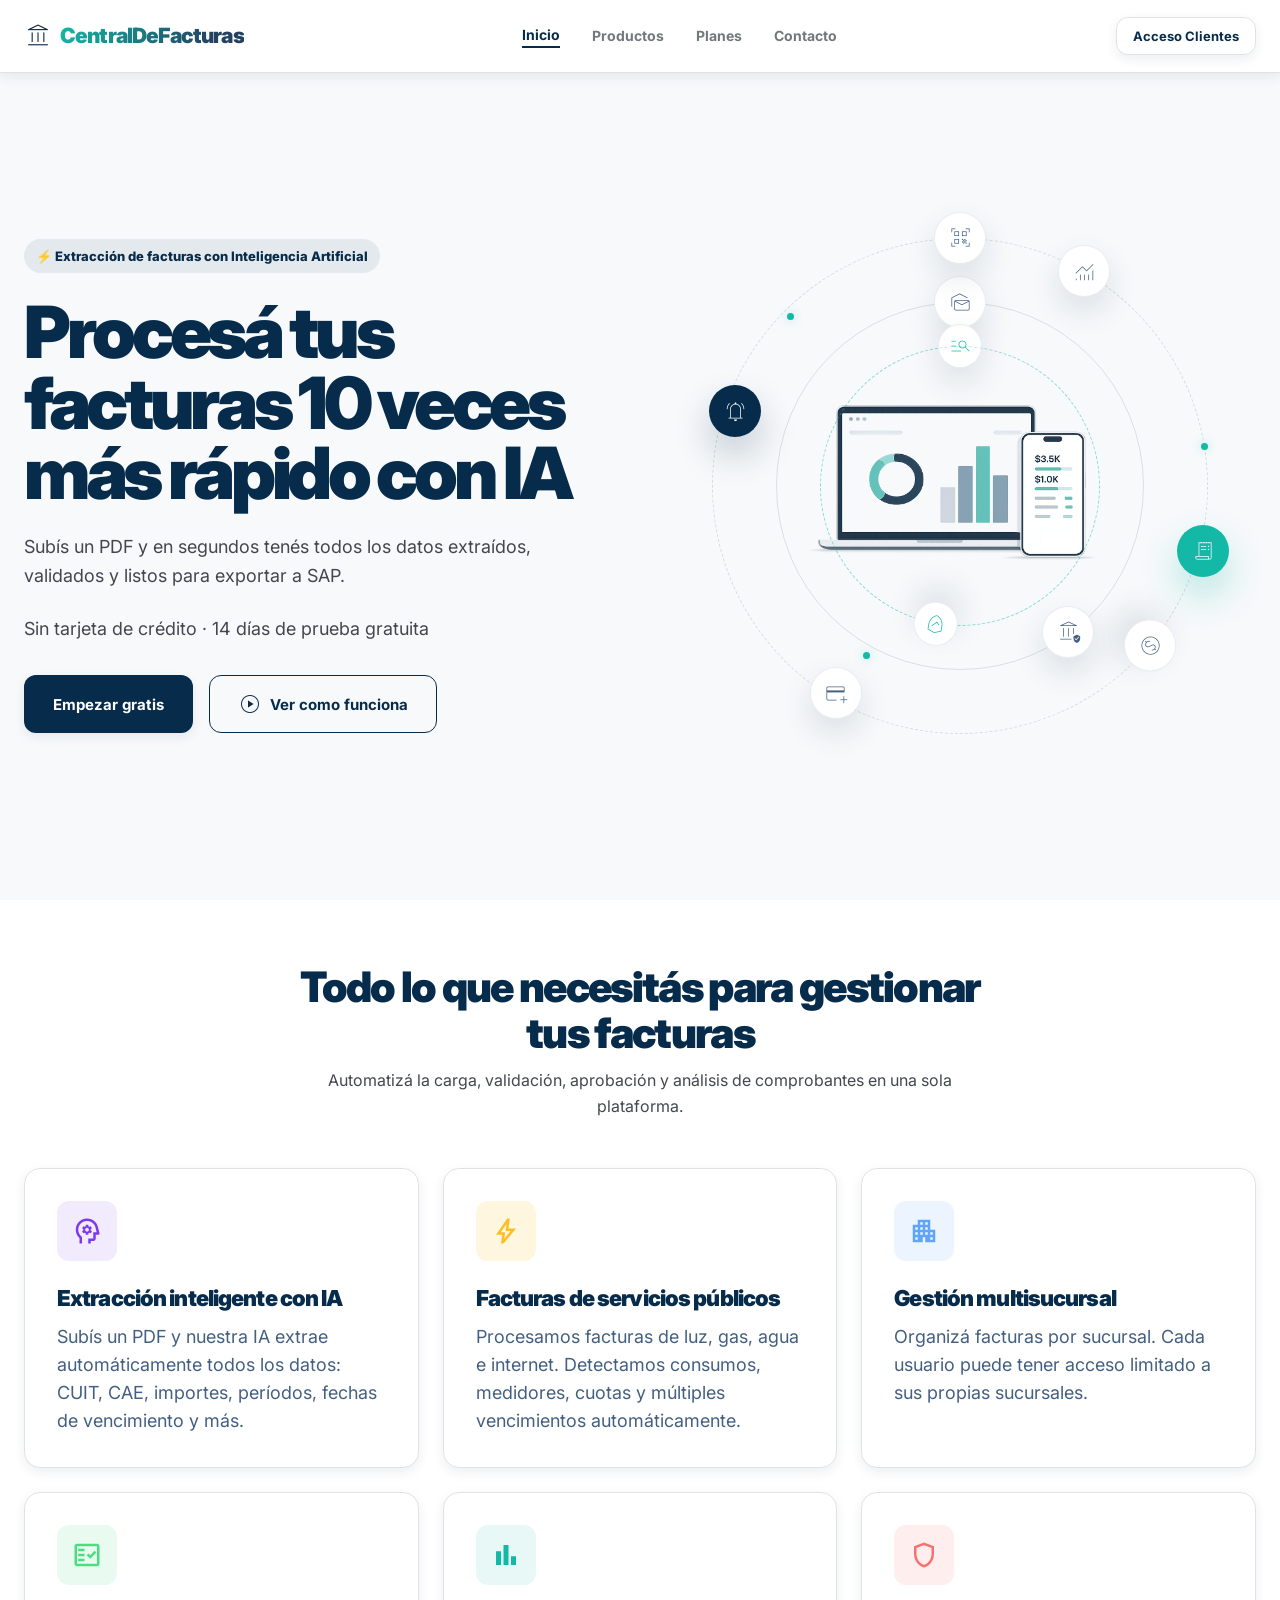
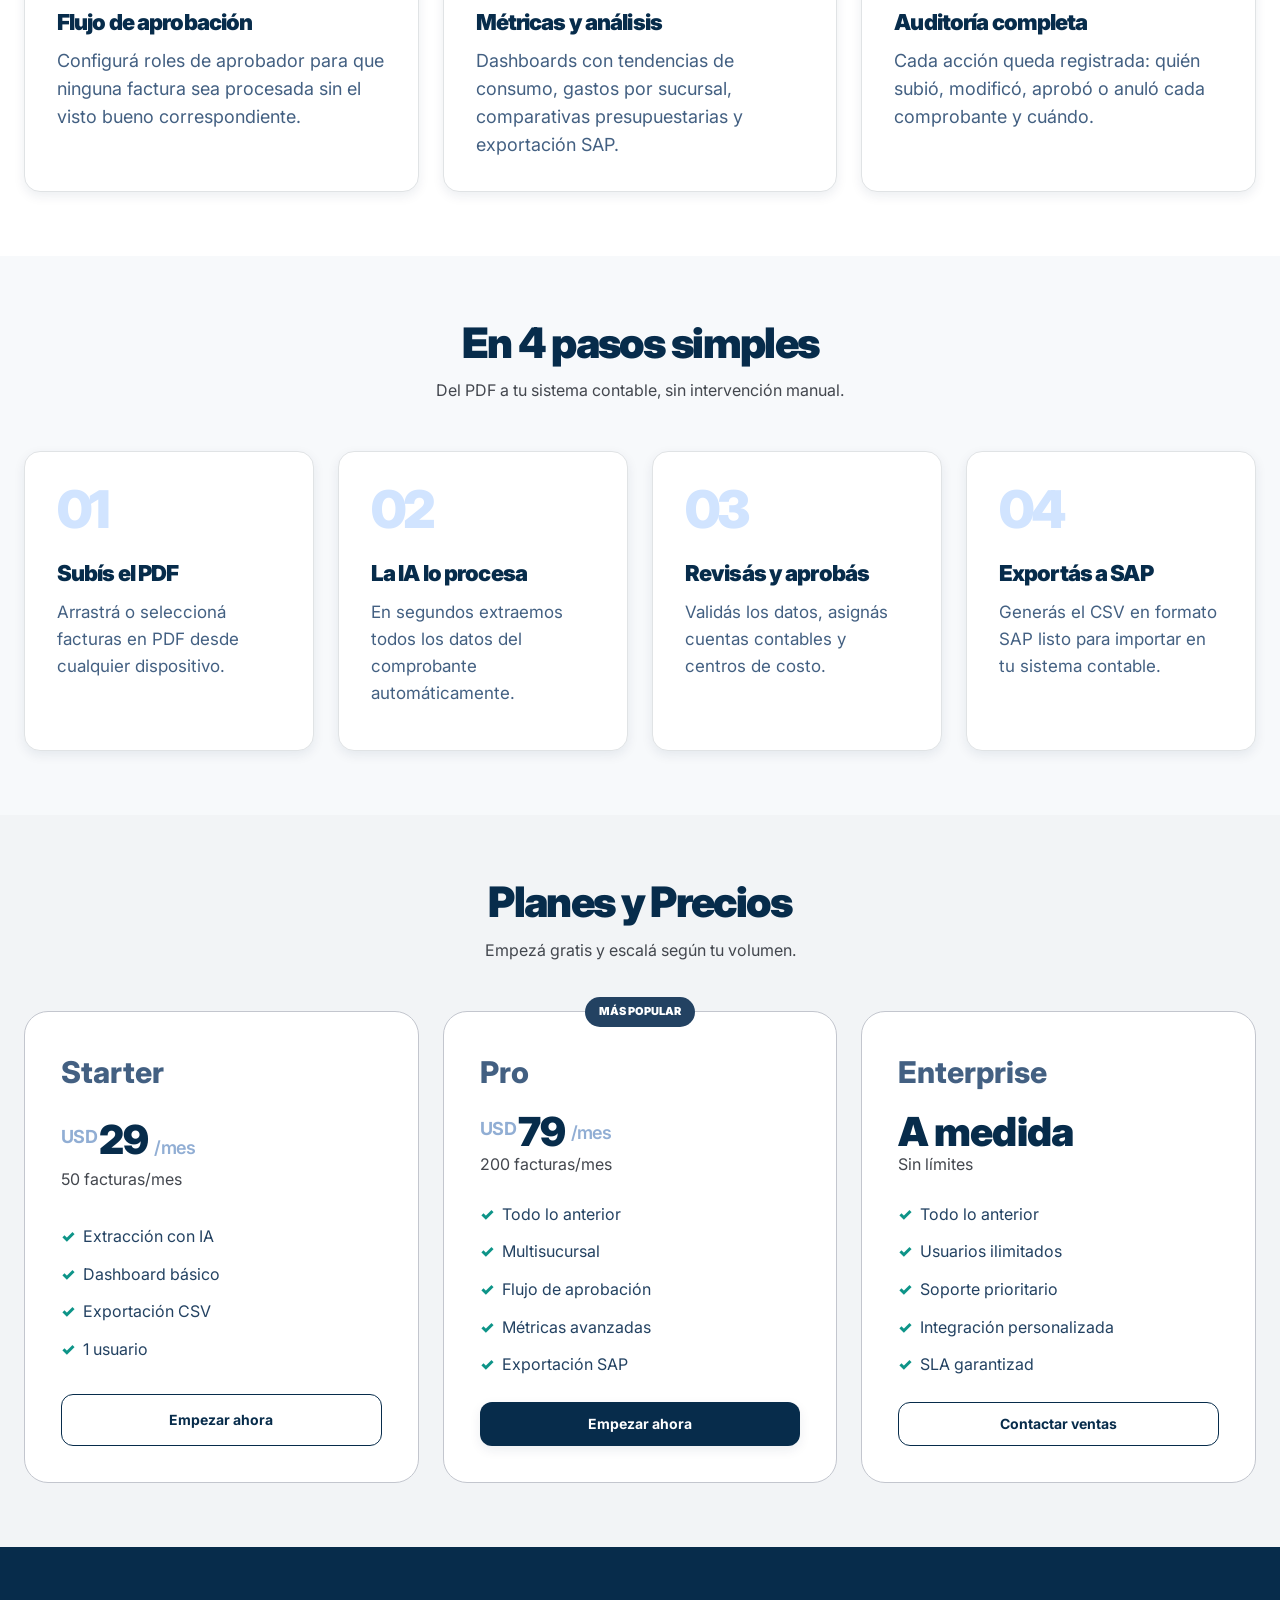
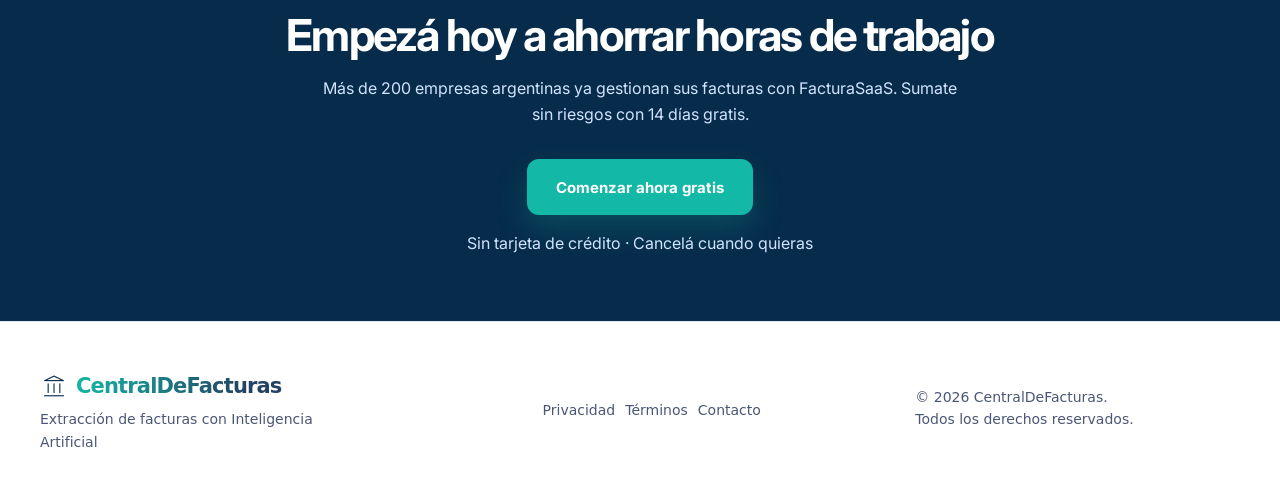
<file: index.html>
<!DOCTYPE html>
<html lang="es">
<head>
  <meta charset="UTF-8" />
  <meta name="viewport" content="width=device-width, initial-scale=1.0" />
  <title>invoiceTrack — Facturación SaaS</title>
  <link rel="preconnect" href="https://fonts.googleapis.com" />
  <link href="https://fonts.googleapis.com/css2?family=Inter:wght@400;500;600;700;800;900&family=JetBrains+Mono:wght@400;500&display=swap" rel="stylesheet" />
  <link href="https://fonts.googleapis.com/css2?family=Material+Symbols+Outlined:wght,FILL@100..700,0..1&display=swap" rel="stylesheet" />
  <link rel="stylesheet" href="./css/styles.css" />
  <link rel="stylesheet" href="./css/responsive.css" />
  <link rel="stylesheet" href="./css/login.css" />
</head>
<body>
  <header class="site-header">
    <div class="container header-container">
      <a class="brand" href="#" aria-label="invoiceTrack inicio">
        <span class="material-symbols-outlined brand-icon">account_balance</span>
        <span class="brand-name brand-gradient">CentralDeFacturas</span>
      </a>

      <button class="nav-toggle" type="button" aria-label="Abrir menú" aria-expanded="false">
        <span></span><span></span><span></span>
      </button>

      <nav class="main-nav" aria-label="Navegación principal">
        <a class="active" href="#inicio">Inicio</a>
        <a href="#productos">Productos</a>
        <a href="#planes">Planes</a>
        <a href="#contacto">Contacto</a>
      </nav>

      <div class="header-actions">
        <a class="btn btn-secondary btn-sm" href="https://app.centraldefacturas.com/login">Acceso Clientes</a>
      </div>
    </div>
  </header>

  <main>
    <section class="hero section" id="inicio">
      <div class="container hero-grid">
        <div class="hero-content reveal">
          <div class="eyebrow">⚡ Extracción de facturas con Inteligencia Artificial</div>
          <h1 class="hero-title">
            Procesá tus facturas 10 veces más rápido con IA
          </h1>
          <p>Subís un PDF y en segundos tenés todos los datos extraídos, validados y listos para exportar a SAP.</p>
          <p>Sin tarjeta de crédito · 14 días de prueba gratuita</p>
          <div class="hero-actions">
            <a class="btn btn-primary btn-lg" href="#planes">Empezar gratis</a>
            <a class="btn btn-outline btn-lg" href="#productos"><span class="material-symbols-outlined">play_circle</span> Ver como funciona</a>
          </div>
        </div>

        <div class="hero-visual reveal" style="transition-delay: 160ms;">
          <!-- <div class="hero-glow"></div> -->
          <div class="orbital-container">
            <img class="hero-illustration" src="./assets/notebook-hero.png" alt="Ilustración SaaS" />       
            <span class="orbit-dot dot-outer-1"></span>
            <span class="orbit-dot dot-outer-2"></span>
            <span class="orbit-dot dot-middle-1"></span>        
            <!-- Iconos estáticos -->
            <div class="icon-node icon-accent node-static-3"><span class="material-symbols-outlined">receipt_long</span></div>
            <div class="icon-node icon-primary node-static-2"><span class="material-symbols-outlined">notifications_active</span></div>
            <div class="icon-node icon-soft node-static-1"><span class="material-symbols-outlined">monitoring</span></div>
            <div class="icon-node icon-soft node-static-4"><span class="material-symbols-outlined">add_card</span></div>   
            <div class="icon-node icon-soft node-static-5"><span class="material-symbols-outlined">mark_as_unread</span></div>            
            <div class="icon-node icon-soft node-static-6"><span class="material-symbols-outlined">Assured_workload</span></div>    
            <!-- Iconos girando órbita exterior -->
            <div class="orbit-runner orbit-runner-outer runner-speed-1">
              <div class="icon-node icon-soft"><span class="material-symbols-outlined">qr_code_scanner</span></div>
            </div>
            <div class="orbit-runner orbit-runner-outer runner-speed-2">
              <div class="icon-node icon-soft"><span class="material-symbols-outlined">Paid</span></div>
            </div>
            <!-- Iconos girando órbita interna -->
            <div class="orbit-runner orbit-runner-inner runner-speed-3">
              <div class="icon-node icon-line"><span class="material-symbols-outlined">manage_search</span></div>
            </div>
            <div class="orbit-runner orbit-runner-inner runner-speed-4">
              <div class="icon-node icon-line"><span class="material-symbols-outlined">Verified_user</span></div>
            </div>
          </div>
        </div>
      </div>
    </section>

    <section class="section modules" id="productos">
      <div class="container">
        <div class="section-header reveal">
          <h2>Todo lo que necesitás para gestionar tus facturas</h2>
          <p>Automatizá la carga, validación, aprobación y análisis de comprobantes en una sola plataforma.</p>
        </div>
      
        <div class="features-grid">
          <article class="feature-card reveal">
            <div class="feature-icon feature-icon-violet">
              <span class="material-symbols-outlined">psychology</span>
            </div>
            <h3>Extracción inteligente con IA</h3>
            <p>Subís un PDF y nuestra IA extrae automáticamente todos los datos: CUIT, CAE, importes, períodos, fechas de vencimiento y más.</p>
          </article>
        
          <article class="feature-card reveal" style="transition-delay:80ms;">
            <div class="feature-icon feature-icon-warning">
              <span class="material-symbols-outlined">bolt</span>
            </div>
            <h3>Facturas de servicios públicos</h3>
            <p>Procesamos facturas de luz, gas, agua e internet. Detectamos consumos, medidores, cuotas y múltiples vencimientos automáticamente.</p>
          </article>
        
          <article class="feature-card reveal" style="transition-delay:160ms;">
            <div class="feature-icon feature-icon-info">
              <span class="material-symbols-outlined">apartment</span>
            </div>
            <h3>Gestión multisucursal</h3>
            <p>Organizá facturas por sucursal. Cada usuario puede tener acceso limitado a sus propias sucursales.</p>
          </article>
        
          <article class="feature-card reveal" style="transition-delay:240ms;">
            <div class="feature-icon feature-icon-success">
              <span class="material-symbols-outlined">fact_check</span>
            </div>
            <h3>Flujo de aprobación</h3>
            <p>Configurá roles de aprobador para que ninguna factura sea procesada sin el visto bueno correspondiente.</p>
          </article>
        
          <article class="feature-card reveal" style="transition-delay:320ms;">
            <div class="feature-icon feature-icon-accent">
              <span class="material-symbols-outlined">bar_chart</span>
            </div>
            <h3>Métricas y análisis</h3>
            <p>Dashboards con tendencias de consumo, gastos por sucursal, comparativas presupuestarias y exportación SAP.</p>
          </article>
        
          <article class="feature-card reveal" style="transition-delay:400ms;">
            <div class="feature-icon feature-icon-error">
              <span class="material-symbols-outlined">shield</span>
            </div>
            <h3>Auditoría completa</h3>
            <p>Cada acción queda registrada: quién subió, modificó, aprobó o anuló cada comprobante y cuándo.</p>
          </article>
        </div>
      </div>
    </section>

    <section class="section process">
      <div class="container">
        <div class="section-header reveal">
          <h2>En 4 pasos simples</h2>
          <p>Del PDF a tu sistema contable, sin intervención manual.</p>
        </div>
      
        <div class="process-grid">
          <article class="process-card reveal">
            <span class="process-number">01</span>
            <h3>Subís el PDF</h3>
            <p>Arrastrá o seleccioná facturas en PDF desde cualquier dispositivo.</p>
          </article>
        
          <article class="process-card reveal" style="transition-delay:80ms;">
            <span class="process-number">02</span>
            <h3>La IA lo procesa</h3>
            <p>En segundos extraemos todos los datos del comprobante automáticamente.</p>
          </article>
        
          <article class="process-card reveal" style="transition-delay:160ms;">
            <span class="process-number">03</span>
            <h3>Revisás y aprobás</h3>
            <p>Validás los datos, asignás cuentas contables y centros de costo.</p>
          </article>
        
          <article class="process-card reveal" style="transition-delay:240ms;">
            <span class="process-number">04</span>
            <h3>Exportás a SAP</h3>
            <p>Generás el CSV en formato SAP listo para importar en tu sistema contable.</p>
          </article>
        </div>
      </div>
    </section>

    <section class="section pricing" id="planes">
      <div class="container">
        <div class="section-header reveal">
          <h2>Planes y Precios</h2>
          <p>Empezá gratis y escalá según tu volumen.</p>
        </div>
        <div class="pricing-grid">
          <article class="pricing-card reveal">
            <h3>Starter</h3>
            <div class="price">
              <span>USD</span>
              <strong>29</strong>
              <span>/mes</span>
            </div>
            <p>50 facturas/mes</p>
            <ul>
              <li>Extracción con IA</li>
              <li>Dashboard básico</li>
              <li>Exportación CSV</li>
              <li>1 usuario</li>
            </ul>
            <a class="btn btn-outline" href="https://app.centraldefacturas.com/login">Empezar ahora</a>
          </article>
          <article class="pricing-card featured reveal" style="transition-delay:100ms;">
            <div class="popular-badge">Más popular</div>
            <h3>Pro</h3>
            <div class="price">
              <span>USD</span>
              <strong>79</strong>
              <span>/mes</span>
            </div>  
            <p>200 facturas/mes</p>
            <ul>
              <li>Todo lo anterior</li>
              <li>Multisucursal</li>
              <li>Flujo de aprobación </li>
              <li>Métricas avanzadas</li>
              <li>Exportación SAP</li>
            </ul>
            <a class="btn btn-primary" href="https://app.centraldefacturas.com/login">Empezar ahora</a>
          </article>
          <article class="pricing-card reveal" style="transition-delay:220ms;">
            <h3>Enterprise</h3>
            <div class="price">
              <strong>A medida</strong>
            </div>
            <p>Sin límites</p>
            <ul>
              <li>Todo lo anterior</li>
              <li>Usuarios ilimitados</li>
              <li>Soporte prioritario</li>
              <li>Integración personalizada</li>
              <li>SLA garantizad</li>
            </ul>
            <a class="btn btn-outline" href="https://app.centraldefacturas.com/login">Contactar ventas</a>
          </article>
        </div>
      </div>
    </section>

    <section class="section cta" id="contacto">
      <div class="container">
        <div class="cta-card reveal">
          <h2>Empezá hoy a ahorrar horas de trabajo</h2>
          <p>Más de 200 empresas argentinas ya gestionan sus facturas con FacturaSaaS. Sumate sin riesgos con 14 días gratis.</p>
          <div class="cta-actions"><a class="btn btn-accent btn-lg" href="https://app.centraldefacturas.com/login">Comenzar ahora gratis</a></div>
          <p>Sin tarjeta de crédito · Cancelá cuando quieras</p>
        </div>
      </div>
    </section>
  </main>

  <footer class="cdf-footer">
    <div class="cdf-footer__inner">
      <!-- Brand -->
      <div class="cdf-footer__brand">
        <a class="brand" href="#" aria-label="invoiceTrack inicio">
          <span class="material-symbols-outlined brand-icon">account_balance</span>
          <span class="brand-name brand-gradient">CentralDeFacturas</span>
        </a>
        <p class="cdf-footer__tagline">
           Extracción de facturas con Inteligencia Artificial
        </p>
      </div>

      <nav class="cdf-footer__links" aria-label="Links legales">
        <a href="#">Privacidad</a>
        <a href="#">Términos</a>
        <a href="#contacto">Contacto</a>
      </nav>

      <div class="cdf-footer__copy">
        <p>© 2026 CentralDeFacturas.</p>
        <p>Todos los derechos reservados.</p>
      </div>
  </footer>

  <script src="./js/script.js"></script>
</body>
</html>
</file>
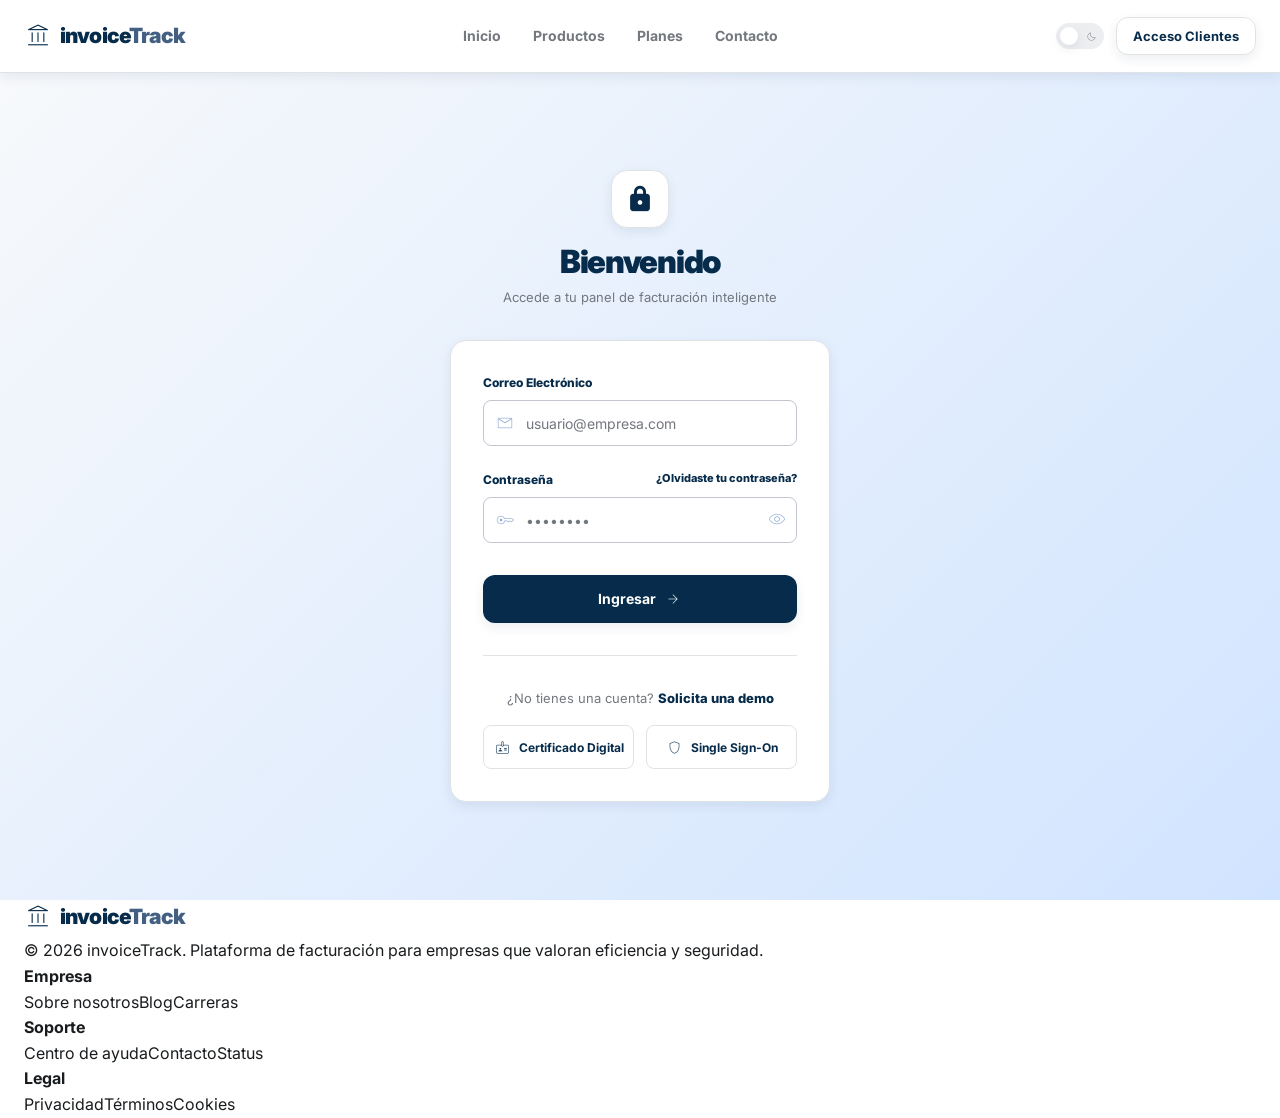
<file: login.html>
<!DOCTYPE html>
<html lang="es">
<head>
  <meta charset="UTF-8" />
  <meta name="viewport" content="width=device-width, initial-scale=1.0" />
  <title>Acceso Clientes — invoiceTrack</title>

  <link rel="preconnect" href="https://fonts.googleapis.com" />
  <link href="https://fonts.googleapis.com/css2?family=Inter:wght@400;500;600;700;800;900&family=JetBrains+Mono:wght@400;500&display=swap" rel="stylesheet" />
  <link href="https://fonts.googleapis.com/css2?family=Material+Symbols+Outlined:wght,FILL@100..700,0..1&display=swap" rel="stylesheet" />

  <link rel="stylesheet" href="./css/styles.css" />
  <link rel="stylesheet" href="./css/responsive.css" />
  <link rel="stylesheet" href="./css/login.css" />
</head>

<body>
  <header class="site-header">
    <div class="container header-container">
      <a class="brand" href="./index.html" aria-label="invoiceTrack inicio">
        <span class="material-symbols-outlined brand-icon">account_balance</span>
        <span class="brand-name">invoice<span>Track</span></span>
      </a>

      <button class="nav-toggle" type="button" aria-label="Abrir menú" aria-expanded="false">
        <span></span><span></span><span></span>
      </button>

      <nav class="main-nav" aria-label="Navegación principal">
        <a href="./index.html#inicio">Inicio</a>
        <a href="./index.html#productos">Productos</a>
        <a href="./index.html#planes">Planes</a>
        <a href="./index.html#contacto">Contacto</a>
      </nav>

      <div class="header-actions">
        <button class="theme-toggle" type="button" aria-label="Cambiar tema">
          <span class="theme-toggle-dot"></span>
          <span class="material-symbols-outlined">dark_mode</span>
        </button>
        <a class="btn btn-secondary btn-sm" href="./login.html">Acceso Clientes</a>
      </div>
    </div>
  </header>

  <main class="login-page">
    <section class="login-section">
      <div class="login-wrapper">
        <div class="login-header">
          <div class="login-icon">
            <span class="material-symbols-outlined">lock</span>
          </div>

          <h1>Bienvenido</h1>
          <p>Accede a tu panel de facturación inteligente</p>
        </div>

        <div class="login-card">
          <form class="login-form">
            <div class="login-field">
              <label for="email">Correo Electrónico</label>
              <div class="login-input-wrap">
                <span class="material-symbols-outlined">mail</span>
                <input id="email" type="email" placeholder="usuario@empresa.com" required />
              </div>
            </div>

            <div class="login-field">
              <div class="login-label-row">
                <label for="password">Contraseña</label>
                <a href="#">¿Olvidaste tu contraseña?</a>
              </div>

              <div class="login-input-wrap">
                <span class="material-symbols-outlined">key</span>
                <input id="password" type="password" placeholder="••••••••" required />
                <button class="login-eye" type="button" aria-label="Mostrar contraseña">
                  <span class="material-symbols-outlined">visibility</span>
                </button>
              </div>
            </div>

            <button class="btn btn-primary login-submit" type="submit">
              Ingresar
              <span class="material-symbols-outlined">arrow_forward</span>
            </button>
          </form>

          <div class="login-extra">
            <p>¿No tienes una cuenta? <a href="#">Solicita una demo</a></p>

            <div class="login-actions">
              <button type="button">
                <span class="material-symbols-outlined">badge</span>
                Certificado Digital
              </button>

              <button type="button">
                <span class="material-symbols-outlined">shield</span>
                Single Sign-On
              </button>
            </div>
          </div>
        </div>
      </div>
    </section>
  </main>

  <footer class="site-footer">
    <div class="container footer-grid">
      <div>
        <a class="brand" href="./index.html">
          <span class="material-symbols-outlined brand-icon">account_balance</span>
          <span class="brand-name">invoice<span>Track</span></span>
        </a>
        <p>© 2026 invoiceTrack. Plataforma de facturación para empresas que valoran eficiencia y seguridad.</p>
      </div>

      <div><h4>Empresa</h4><a href="#">Sobre nosotros</a><a href="#">Blog</a><a href="#">Carreras</a></div>
      <div><h4>Soporte</h4><a href="#">Centro de ayuda</a><a href="#">Contacto</a><a href="#">Status</a></div>
      <div><h4>Legal</h4><a href="#">Privacidad</a><a href="#">Términos</a><a href="#">Cookies</a></div>
    </div>
  </footer>

  <script src="./js/script.js"></script>
</body>
</html>
</file>
<file: css/styles.css>
:root {
  --primary-100: #072C4B;
  --primary-80: #234262;
  --primary-60: #436082;
  --primary-40: #91AED4;
  --primary-20: #D1E4FF;

  --accent-100: #14B8A6;
  --accent-80: #0D9488;
  --accent-soft: rgba(20, 184, 166, 0.1);

  --surface-100: #FFFFFF;
  --surface-90: #F7F9FB;
  --surface-80: #F2F4F6;
  --surface-70: #ECEEF0;
  --surface-60: #E6E8EA;
  --surface-50: #E0E3E5;

  --text-primary: #191C1E;
  --text-secondary: #43474E;
  --text-tertiary: #73777E;
  --text-inverse: #FFFFFF;

  --border: #C3C6CE;
  --border-soft: #E0E3E5;
  --border-active: rgba(7, 44, 75, 0.35);

  --success: #4ADE80;
  --error: #F87171;
  --info: #60A5FA;
  --warning: #FBBF24;

  --font-display: 'Inter', sans-serif;
  --font-body: 'Inter', sans-serif;
  --font-mono: 'JetBrains Mono', monospace;

  --space-1: 4px;
  --space-2: 8px;
  --space-3: 12px;
  --space-4: 16px;
  --space-5: 24px;
  --space-6: 32px;
  --space-7: 48px;
  --space-8: 64px;
  --space-9: 96px;
  --space-10: 128px;

  --radius-sm: 4px;
  --radius-md: 8px;
  --radius-lg: 12px;
  --radius-xl: 16px;
  --radius-2xl: 24px;
  --radius-full: 9999px;

  --shadow-sm: 0 4px 12px rgba(7, 44, 75, 0.08);
  --shadow-md: 0 10px 28px rgba(7, 44, 75, 0.14);
  --shadow-lg: 0 18px 48px rgba(7, 44, 75, 0.18);
  --shadow-brand: 0 20px 52px rgba(7, 44, 75, 0.24);
}

/* ==========================================================================
   Base
   ========================================================================== */

* {
  box-sizing: border-box;
  margin: 0;
  padding: 0;
}

html {
  scroll-behavior: smooth;
}

body {
  min-height: 100vh;
  color: var(--text-primary);
  font-family: var(--font-body);
  line-height: 1.6;
  background-image: none;
}

img {
  display: block;
  max-width: 100%;
}

a {
  color: inherit;
  text-decoration: none;
}

ul {
  list-style: none;
}

.container {
  width: min(100% - 48px, 1280px);
  margin-inline: auto;
}

.section {
  padding: var(--space-8) 0;
}

.material-symbols-outlined {
  font-variation-settings: 'FILL' 0, 'wght' 200;
}

/* ==========================================================================
   Utilities
   ========================================================================== */

.reveal {
  opacity: 0;
  transform: translateY(30px);
  transition:
    opacity 0.8s cubic-bezier(0.4, 0, 0.2, 1),
    transform 0.8s cubic-bezier(0.4, 0, 0.2, 1);
}

.reveal.active {
  opacity: 1;
  transform: translateY(0);
}

/* ==========================================================================
   Buttons
   ========================================================================== */

.btn {
  display: inline-flex;
  align-items: center;
  justify-content: center;
  gap: var(--space-2);
  min-height: 44px;
  padding: 10px 20px;
  border: 1px solid transparent;
  border-radius: var(--radius-lg);
  font-family: var(--font-display);
  font-size: 14px;
  font-weight: 700;
  line-height: 1;
  cursor: pointer;
  transition:
    transform 0.18s ease,
    box-shadow 0.18s ease,
    background-color 0.18s ease,
    border-color 0.18s ease;
}

.btn:hover {
  transform: translateY(-1px);
}

.btn:active {
  transform: scale(0.98);
}

.btn-sm {
  min-height: 38px;
  padding: 8px 16px;
  font-size: 13px;
}

.btn-lg {
  min-height: 56px;
  padding: 16px 28px;
  font-size: 15px;
}

.btn-primary {
  background: var(--primary-100);
  color: var(--text-inverse);
  box-shadow: var(--shadow-sm);
}

.btn-primary:hover {
  background: var(--primary-80);
  box-shadow: var(--shadow-brand);
}

.btn-secondary {
  background: var(--surface-100);
  color: var(--primary-100);
  border-color: var(--border-soft);
  box-shadow: var(--shadow-sm);
}

.btn-secondary:hover {
  background: var(--surface-80);
  border-color: var(--border);
}

.btn-outline {
  background: transparent;
  color: var(--primary-100);
  border-color: var(--primary-100);
}

.btn-outline:hover {
  background: rgba(7, 44, 75, 0.08);
}

.btn-accent {
  background: var(--accent-100);
  color: var(--text-inverse);
  box-shadow: 0 14px 30px rgba(20, 184, 166, 0.22);
}

.btn-accent:hover {
  background: var(--accent-80);
}

/* ==========================================================================
   Header / Navigation
   ========================================================================== */

.site-header {
  position: fixed;
  inset: 0 0 auto;
  z-index: 100;
  background: rgba(255, 255, 255, 0.9);
  border-bottom: 1px solid var(--border-soft);
  box-shadow: var(--shadow-sm);
  backdrop-filter: blur(14px);
}

.header-container {
  height: 72px;
  display: flex;
  align-items: center;
  justify-content: space-between;
  gap: var(--space-5);
}

.brand {
  display: inline-flex;
  align-items: center;
  gap: var(--space-2);
  color: var(--primary-100);
  font-weight: 900;
}

.brand-icon {
  font-size: 28px;
}

.brand-name {
  font-size: 21px;
  letter-spacing: -0.04em;
}

.brand-name span {
  color: var(--primary-60);
}

.brand-gradient {
  background: linear-gradient(100deg, var(--accent-100) 0%, var(--primary-80) 82%);
  background-clip: text;
  -webkit-background-clip: text;
  -webkit-text-fill-color: transparent;
}

.main-nav {
  display: flex;
  align-items: center;
  gap: var(--space-6);
}

.main-nav a {
  color: var(--text-tertiary);
  font-size: 14px;
  font-weight: 700;
  transition: color 0.18s ease;
}

.main-nav a:hover,
.main-nav a.active {
  color: var(--primary-100);
}

.main-nav a.active {
  border-bottom: 2px solid var(--primary-100);
}

.header-actions {
  display: flex;
  align-items: center;
  gap: var(--space-3);
}

.language-btn,
.theme-toggle,
.nav-toggle {
  border: 0;
  background: transparent;
  font-family: var(--font-display);
  cursor: pointer;
}

.language-btn {
  display: inline-flex;
  align-items: center;
  gap: 2px;
  padding: 8px 10px;
  border-radius: var(--radius-md);
  color: var(--text-secondary);
  font-weight: 700;
}

.language-btn:hover {
  background: var(--surface-80);
}

.language-btn .material-symbols-outlined {
  font-size: 16px;
}

.theme-toggle {
  position: relative;
  width: 48px;
  height: 26px;
  display: inline-flex;
  align-items: center;
  padding: 4px;
  border-radius: var(--radius-full);
  background: var(--surface-70);
  color: var(--text-tertiary);
}

.theme-toggle-dot {
  width: 18px;
  height: 18px;
  border-radius: 50%;
  background: var(--surface-100);
  box-shadow: var(--shadow-sm);
  transition: transform 0.2s ease;
}

.theme-toggle .material-symbols-outlined {
  position: absolute;
  right: 6px;
  font-size: 13px;
}

body.dark-mode .theme-toggle-dot {
  transform: translateX(22px);
}

.nav-toggle {
  display: none;
  width: 42px;
  height: 42px;
  border-radius: var(--radius-md);
}

.nav-toggle span {
  display: block;
  width: 22px;
  height: 2px;
  margin: 5px auto;
  background: var(--primary-100);
  transition: transform 0.2s, opacity 0.2s;
}

/* ==========================================================================
   Hero
   ========================================================================== */

main {
  padding-top: 72px;
}

.hero {
  min-height: calc(100vh - 72px);
  display: flex;
  align-items: center;
  overflow: hidden;
  background: var(--surface-90);
}

.hero-grid {
  display: grid;
  grid-template-columns: 1fr 1fr;
  align-items: center;
  gap: var(--space-7);
}

.hero-content {
  max-width: 600px;
}

.eyebrow {
  display: inline-flex;
  align-items: center;
  gap: 8px;
  margin-bottom: var(--space-5);
  padding: 7px 12px;
  border-radius: var(--radius-full);
  background: rgba(7, 44, 75, 0.08);
  color: var(--primary-100);
  font-size: 13px;
  font-weight: 800;
}

.eyebrow .material-symbols-outlined {
  color: var(--accent-100);
  font-size: 18px;
}

h1 {
  color: var(--primary-100);
  font-size: clamp(42px, 6vw, 72px);
  line-height: 0.98;
  letter-spacing: -0.06em;
  font-weight: 900;
}

.hero-title em {
  position: relative;
  display: inline-block;
  background: linear-gradient(100deg, var(--accent-100) 0%, var(--primary-80) 82%);
  background-clip: text;
  -webkit-background-clip: text;
  color: transparent;
  font-style: normal;
  -webkit-text-fill-color: transparent;
}

.hero-title em::after {
  content: "";
  position: absolute;
  left: 0;
  right: 0;
  bottom: 0;
  height: 3px;
  border-radius: var(--radius-full);
  background: var(--accent-100);
  opacity: 0.55;
}

.hero-content p {
  max-width: 560px;
  margin-top: var(--space-5);
  color: var(--text-secondary);
  font-size: 18px;
}

.hero-actions {
  display: flex;
  flex-wrap: wrap;
  gap: var(--space-4);
  margin-top: var(--space-6);
}

.trust-row {
  display: flex;
  align-items: center;
  gap: var(--space-5);
  margin-top: var(--space-7);
  padding-top: var(--space-4);
  border-top: 1px solid var(--border-soft);
}

.avatars {
  display: flex;
}

.avatars img {
  width: 42px;
  height: 42px;
  object-fit: cover;
  margin-left: -10px;
  border: 2px solid var(--surface-100);
  border-radius: 50%;
}

.avatars img:first-child {
  margin-left: 0;
}

.trust-row p {
  margin: 0;
  color: var(--text-secondary);
  font-size: 14px;
}

.trust-row strong {
  color: var(--primary-100);
}

/* ==========================================================================
   Hero orbital
   ========================================================================== */

.hero-visual {
  position: relative;
  animation: tech-float 8s ease-in-out infinite;
}

.orbital-container {
  position: relative;
  width: min(100%, 540px);
  aspect-ratio: 1;
  margin-inline: auto;
}

/* Outer orbit */
.orbital-container::before {
  content: "";
  position: absolute;
  inset: 4%;
  z-index: 0;
  border: 1px dashed rgba(7, 44, 75, 0.14);
  border-radius: 50%;
}

/* Middle orbit */
.orbital-container::after {
  content: "";
  position: absolute;
  inset: 16%;
  z-index: 0;
  border: 1px solid rgba(7, 44, 75, 0.12);
  border-radius: 50%;
}

.hero-illustration {
  position: absolute;
  inset: 8%;
  z-index: 4;
  width: 84%;
  height: 84%;
  object-fit: contain;
}

/* Inner green orbit */
.orbital-container .orbit-runner-inner::before {
  content: "";
  position: absolute;
  inset: 24%;
  border: 1px dashed rgba(20, 184, 166, 0.28);
  border-radius: 50%;
  pointer-events: none;
  animation: none;
}

.icon-node {
  position: absolute;
  z-index: 4;
  width: 52px;
  height: 52px;
  display: flex;
  align-items: center;
  justify-content: center;
  border: 1px solid rgba(7, 44, 75, 0.08);
  border-radius: 50%;
  background: var(--surface-100);
  color: var(--primary-100);
  box-shadow: 0 14px 32px rgba(7, 44, 75, 0.12);
}

.icon-node .material-symbols-outlined {
  font-size: 25px;
  font-variation-settings:
    'FILL' 0,
    'wght' 100,
    'GRAD' 0,
    'opsz' 24;
}

.icon-accent {
  background: var(--accent-100);
  color: var(--text-inverse);
  border-color: transparent;
  box-shadow: 0 18px 36px rgba(20, 184, 166, 0.28);
}

.icon-primary {
  background: var(--primary-100);
  color: var(--text-inverse);
  border-color: transparent;
  box-shadow: 0 18px 36px rgba(7, 44, 75, 0.22);
}

.icon-soft {
  background: var(--surface-100);
  color: var(--primary-60);
}

.icon-line {
  width: 44px;
  height: 44px;
  background: var(--surface-100);
  color: var(--accent-100);
}

.node-static-1 {
  top: 10.2%;
  left: 73%;
  transform: translate(-50%, -50%);
}

.node-static-2 {
  top: 36.2%;
  left: 8.4%;
  transform: translate(-50%, -50%);
}

.node-static-3 {
  top: 62%;
  left: 95%;
  transform: translate(-50%, -50%);
}

.node-static-4 {
  top: 88.4%;
  left: 27%;
  transform: translate(-50%, -50%);
}

.node-static-5 {
  top: 16%;
  left: 50%;
  transform: translate(-50%, -50%);
}

.node-static-6 {
  top: 77%;
  left: 70%;
  transform: translate(-50%, -50%);
}

.orbit-runner {
  position: absolute;
  inset: 0;
  z-index: 5;
  pointer-events: none;
  animation-timing-function: linear;
  animation-iteration-count: infinite;
}

.orbit-runner-outer .icon-node {
  top: 4%;
  left: 50%;
  transform: translate(-50%, -50%);
}

.orbit-runner-inner .icon-node {
  top: 24%;
  left: 50%;
  transform: translate(-50%, -50%);
}

.runner-speed-1 {
  animation-name: orbit;
  animation-duration: 42s;
}

.runner-speed-2 {
  transform: rotate(130deg);
  animation-name: orbit;
  animation-duration: 58s;
  animation-direction: reverse;
}

.runner-speed-3 {
  animation-name: orbit;
  animation-duration: 36s;
  animation-direction: reverse;
}

.runner-speed-4 {
  transform: rotate(190deg);
  animation-name: orbit;
  animation-duration: 52s;
}

.orbit-dot {
  position: absolute;
  z-index: 6;
  width: 7px;
  height: 7px;
  border-radius: 50%;
  background: var(--accent-100);
  box-shadow: 0 0 10px rgba(20, 184, 166, 0.35);
  pointer-events: none;
}

.dot-outer-1 {
  top: 18%;
  left: 18%;
}

.dot-outer-2 {
  top: 42%;
  right: 4%;
}

.dot-middle-1 {
  bottom: 18%;
  left: 32%;
}

@keyframes orbit {
  to {
    rotate: 360deg;
  }
}

/* ==========================================================================
   Sections
   ========================================================================== */

.section-header {
  max-width: 680px;
  margin: 0 auto var(--space-7);
  text-align: center;
}

.section-header h2 {
  color: var(--primary-100);
  font-size: clamp(30px, 4vw, 42px);
  line-height: 1.1;
  letter-spacing: -0.04em;
  font-weight: 900;
}

.section-header p {
  margin-top: var(--space-3);
  color: var(--text-secondary);
  font-size: 16px;
}

/* ==========================================================================
   Features / Modules
   ========================================================================== */

.modules {
  background: var(--surface-100);
}

.features-grid {
  display: grid;
  grid-template-columns: repeat(3, 1fr);
  gap: var(--space-5);
}

.feature-card {
  min-height: 300px;
  padding: var(--space-6);
  border: 1px solid var(--border-soft);
  border-radius: var(--radius-xl);
  background: var(--surface-100);
  box-shadow: var(--shadow-sm);
  transition:
    transform 0.22s ease,
    border-color 0.22s ease,
    box-shadow 0.22s ease;
}

.feature-card:hover {
  transform: translateY(-4px);
  border-color: rgba(7, 44, 75, 0.22);
  box-shadow: var(--shadow-md);
}

.feature-icon {
  width: 60px;
  height: 60px;
  display: inline-flex;
  align-items: center;
  justify-content: center;
  margin-bottom: var(--space-5);
  border-radius: var(--radius-lg);
}

.feature-icon .material-symbols-outlined {
  font-size: 30px;
  font-variation-settings:
    'FILL' 0,
    'wght' 400,
    'GRAD' 0,
    'opsz' 24;
}

.feature-card h3 {
  margin-bottom: var(--space-3);
  color: var(--primary-100);
  font-size: 22px;
  line-height: 1.2;
  letter-spacing: -0.04em;
  font-weight: 900;
}

.feature-card p {
  color: var(--primary-60);
  font-size: 18px;
  line-height: 1.55;
}

.feature-icon-violet {
  background: rgba(124, 58, 237, 0.1);
  color: #7c3aed;
}

.feature-icon-warning {
  background: rgba(251, 191, 36, 0.14);
  color: var(--warning);
}

.feature-icon-info {
  background: rgba(96, 165, 250, 0.12);
  color: var(--info);
}

.feature-icon-success {
  background: rgba(74, 222, 128, 0.12);
  color: var(--success);
}

.feature-icon-accent {
  background: var(--accent-soft);
  color: var(--accent-100);
}

.feature-icon-error {
  background: rgba(248, 113, 113, 0.12);
  color: var(--error);
}

/* ==========================================================================
   Process
   ========================================================================== */

.process {
  background: var(--surface-90);
}

.process-grid {
  display: grid;
  grid-template-columns: repeat(4, 1fr);
  gap: var(--space-5);
}

.process-card {
  min-height: 300px;
  padding: var(--space-6);
  border: 1px solid var(--border-soft);
  border-radius: var(--radius-xl);
  background: var(--surface-100);
  box-shadow: var(--shadow-sm);
  transition:
    transform 0.22s ease,
    border-color 0.22s ease,
    box-shadow 0.22s ease;
}

.process-card:hover {
  transform: translateY(-4px);
  border-color: rgba(7, 44, 75, 0.22);
  box-shadow: var(--shadow-md);
}

.process-number {
  display: block;
  margin-bottom: var(--space-5);
  color: var(--primary-20);
  font-size: 52px;
  line-height: 1;
  letter-spacing: -0.06em;
  font-weight: 900;
}

.process-card h3 {
  margin-bottom: var(--space-3);
  color: var(--primary-100);
  font-size: 22px;
  line-height: 1.2;
  letter-spacing: -0.04em;
  font-weight: 900;
}

.process-card p {
  color: var(--primary-60);
  font-size: 17px;
  line-height: 1.6;
}

/* ==========================================================================
   Pricing
   ========================================================================== */

.pricing {
  background: var(--surface-80);
}

.pricing-grid {
  display: grid;
  grid-template-columns: repeat(3, 1fr);
  gap: var(--space-5);
}

.pricing-card {
  position: relative;
  display: grid;
  padding: 36px;
  border: 1px solid var(--border);
  border-radius: 24px;
  background: var(--surface-100);
  transition:
    transform 0.28s ease,
    border-color 0.28s ease,
    box-shadow 0.28s ease;
}

.pricing-card:hover,
.pricing-card.featured:hover {
  transform: translateY(-6px) scale(1.015);
  border-color: var(--primary-100);
  box-shadow: 0 20px 45px rgba(7, 44, 75, 0.12);
}

.pricing-card.featured {
  border: 1px solid var(--border);
  box-shadow: none;
}

.popular-badge {
  position: absolute;
  top: -15px;
  left: 50%;
  padding: 6px 14px;
  border-radius: var(--radius-full);
  background: var(--primary-80);
  color: var(--text-inverse);
  font-size: 11px;
  font-weight: 900;
  text-transform: uppercase;
  transform: translateX(-50%);
}

.pricing-card h3 {
  color: var(--primary-60);
  font-size: 30px;
  font-weight: 800;
}

.price {
  display: flex;
  align-items: flex-start;
  gap: 2px;

  margin-top: var(--space-4);

  color: var(--primary-100);
  line-height: 1;
  letter-spacing: -0.06em;
}

.price span:first-child {
  margin-top: 8px;

  color: var(--primary-40);
  font-size: 18px;
  font-weight: 700;
  letter-spacing: -0.03em;
}

.price strong,
.price-number {
  font-size: 40px;
  font-weight: 900;
}

.price span:last-child {
  align-self: flex-end;
  margin-bottom: 10px;
  margin-left: 4px;

  color: var(--primary-40);
  font-size: 18px;
  font-weight: 600;
}

.pricing-card p {
  /* min-height: 54px;
  margin-top: var(--space-3); */
  color: var(--text-secondary);
}

.pricing-card ul {
  flex: 1;
  display: flex;
  flex-direction: column;
  gap: var(--space-3);
  margin: var(--space-5) 0;
  color: var(--primary-80);
}

.pricing-card li {
  display: flex;
  gap: var(--space-2);
}

.pricing-card li::before {
  content: "✓";
  color: var(--accent-80);
  font-weight: 900;
}

.pricing-card .btn {
  width: 100%;
}

/* ==========================================================================
   CTA
   ========================================================================== */

.cta {
  background: var(--primary-100);
}

.cta-card {
  max-width: 840px;
  margin-inline: auto;
  text-align: center;
}

.cta-card h2 {
  color: var(--text-inverse);
  font-size: clamp(30px, 4vw, 44px);
  line-height: 1.12;
  letter-spacing: -0.04em;
}

.cta-card p {
  max-width: 640px;
  margin: var(--space-4) auto 0;
  color: var(--primary-20);
}

.cta-actions {
  display: flex;
  align-items: center;
  justify-content: center;
  flex-wrap: wrap;
  gap: var(--space-4);
  margin-top: var(--space-6);
}

.cta-actions span {
  color: var(--primary-20);
  font-size: 13px;
}

/* ==========================================================================
   Footer
   ========================================================================== */
.cdf-footer {
    background: #ffffff;
    border-top: 1px solid #e6eaf0;
    padding: 48px 32px 24px;
    font-family: 'Plus Jakarta Sans', system-ui, -apple-system, sans-serif;
    color: #1B2A41;
  }
  .cdf-footer__inner {
    max-width: 1200px;
    margin: 0 auto;
    display: grid;
    grid-template-columns: 1.4fr 1fr 1fr;
    gap: 48px;
    align-items: start;
  }
  .cdf-footer__copy{
    margin: 16px 0 0;
  }
  .cdf-footer__copy,
  .cdf-footer__tagline {
    color: #4a5775;
    font-size: 14px;
    line-height: 1.6;
    max-width: 320px;
  }
  .cdf-footer__links {
    list-style: none; 
    padding: 0; 
    margin: 0;
    display: flex; 
    gap: 10px;
    margin: 30px 0 0;
  }
  .cdf-footer__links a {
    display: flex; 
    align-items: center; 
    gap: 8px;
    color: #4a5775;
    text-decoration: none;
    font-size: 14px;
    line-height: 1.5;
    transition: color .15s ease;
  }
  .cdf-footer__links a:hover { color: #2EB5A4; }
  .cdf-footer__links .material-icons {
    font-size: 16px;
    color: #2EB5A4;
  }
  .cdf-footer__links .material-symbols-outlined{
     color: #2EB5A4;
     font-size: 18px;
  }
  .cdf-footer__bottom {
    max-width: 1200px;
    margin: 40px auto 0;
    padding-top: 20px;
    border-top: 1px solid #eef1f6;
    display: flex; justify-content: space-between; align-items: center;
    flex-wrap: wrap; gap: 12px;
    font-size: 12px; color: #7a869a;
  }
  .cdf-footer__status {
    display: inline-flex; align-items: center; gap: 6px;
  }
  .cdf-footer__status::before {
    content: ''; width: 6px; height: 6px; border-radius: 50%;
    background: #2EB5A4;
    box-shadow: 0 0 0 3px rgba(46,181,164,.18);
  }
/* ==========================================================================
   Animations
   ========================================================================== */

@keyframes tech-float {
  0%,
  100% {
    transform: translateY(0) scale(1);
  }

  50% {
    transform: translateY(-10px) scale(1.01);
  }
}
</file>
<file: css/responsive.css>
/* ==========================================================================
   Responsive
   ========================================================================== */

/* Tablet horizontal */
@media (max-width: 1100px) {
  .pricing-grid {
    grid-template-columns: repeat(2, 1fr);
  }

  .pricing-card.featured {
    transform: none;
  }

  .features-grid {
    grid-template-columns: repeat(2, 1fr);
  }

  .hero-grid {
    gap: var(--space-5);
  }

  .hero-content {
    max-width: 100%;
  }

  .hero-content p {
    font-size: 16px;
  }

  .orbital-container {
    width: min(100%, 420px);
  }

  .icon-node {
    width: 44px;
    height: 44px;
  }

  .icon-node .material-symbols-outlined {
    font-size: 22px;
  }

  .icon-line {
    width: 38px;
    height: 38px;
  }
}

/* Tablet vertical */
@media (max-width: 900px) {
  .hero-grid {
    grid-template-columns: 1.05fr 1fr;
    gap: var(--space-4);
  }

  .hero-content p {
    max-width: 100%;
    font-size: 15px;
  }

  .hero-actions {
    gap: var(--space-3);
  }

  .orbital-container {
    width: min(100%, 340px);
  }

  .icon-node {
    width: 38px;
    height: 38px;
    box-shadow: 0 8px 18px rgba(7, 44, 75, 0.12);
  }

  .icon-node .material-symbols-outlined {
    font-size: 19px;
  }

  .icon-line {
    width: 32px;
    height: 32px;
  }

  .orbit-dot {
    width: 5px;
    height: 5px;
  }

  .process-grid {
    grid-template-columns: repeat(2, 1fr);
  }
}

/* Mobile nav / tablet chica */
@media (max-width: 860px) {
  .container {
    width: min(100% - 32px, 1280px);
  }

  .nav-toggle {
    display: block;
  }

  .main-nav {
    position: fixed;
    top: 72px;
    left: 0;
    right: 0;
    display: none;
    flex-direction: column;
    align-items: stretch;
    gap: 0;
    padding: 16px;
    background: rgba(255, 255, 255, 0.96);
    border-bottom: 1px solid var(--border-soft);
    box-shadow: var(--shadow-md);
  }

  body.nav-open .main-nav {
    display: flex;
  }

  .main-nav a {
    padding: 12px;
    border-radius: var(--radius-md);
  }

  .main-nav a.active {
    border-bottom: 0;
    background: rgba(7, 44, 75, 0.08);
  }

  body.nav-open .nav-toggle span:nth-child(1) {
    transform: translateY(7px) rotate(45deg);
  }

  body.nav-open .nav-toggle span:nth-child(2) {
    opacity: 0;
  }

  body.nav-open .nav-toggle span:nth-child(3) {
    transform: translateY(-7px) rotate(-45deg);
  }

  .section {
    padding: 72px 0;
  }

  .cdf-footer {
    padding: 40px 24px 20px;
  }

  .cdf-footer__inner {
    grid-template-columns: 1fr 1fr;
    gap: 32px 24px;
  }

  .cdf-footer__brand {
    grid-column: 1 / -1;
  }

  .cdf-footer__copy {
    justify-self: start;
  }
}

/* Mobile */
@media (max-width: 640px) {
  .header-container {
    height: 64px;
    justify-content: flex-end;
  }

  main {
    padding-top: 64px;
  }

  .main-nav {
    top: 64px;
  }

  .brand-name {
    font-size: 19px;
  }

  .header-actions .btn {
    display: none;
  }

  .hero-grid {
    grid-template-columns: 1fr;
    gap: var(--space-5);
  }

  .hero-content {
    max-width: 100%;
  }

  .orbital-container {
    width: min(100%, 300px);
  }

  .hero-actions {
    flex-direction: row;
    flex-wrap: nowrap;
    align-items: stretch;
    gap: var(--space-3);
  }

  .hero-actions .btn {
    flex: 1 1 0;
    width: auto;
    justify-content: center;
    padding-inline: 12px;
    font-size: 14px;
    white-space: nowrap;
  }

  .hero-actions .btn .material-symbols-outlined {
    font-size: 18px;
  }

  .eyebrow {
    font-size: 11px;
  }
  .features-grid {
    grid-template-columns: 1fr;
    gap: var(--space-4);
  }

  .feature-card {
    min-height: auto;
    padding: var(--space-5);
  }

  .feature-card h3 {
    font-size: 21px;
  }

  .feature-card p {
    font-size: 16px;
  }

  .feature-icon {
    width: 52px;
    height: 52px;
    margin-bottom: var(--space-4);
  }

   .process-grid {
    grid-template-columns: 1fr;
    gap: var(--space-4);
  }

  .process-card {
    min-height: auto;
    padding: var(--space-5);
  }

  .process-number {
    margin-bottom: var(--space-4);
    font-size: 46px;
  }

  .process-card h3 {
    font-size: 21px;
  }

  .process-card p {
    font-size: 16px;
  }

  .pricing-grid {
    grid-template-columns: 1fr;
  }

  .pricing-card,
  .cta-card {
    padding: 24px;
  }

  .trust-row,
  .cta-actions {
    flex-direction: column;
    align-items: stretch;
  }

  .trust-row .btn,
  .cta-actions .btn {
    width: 100%;
  }

  .cdf-footer {
    padding: 36px 20px 24px;
  }

  .cdf-footer__inner {
    grid-template-columns: 1fr;
    gap: 28px;
    text-align: center;
  }

  .cdf-footer__brand {
    align-items: center;
  }

  .cdf-footer__links {
    justify-content: center;
    flex-wrap: wrap;
    margin-top: 0;
  }

  .cdf-footer__copy {
    justify-self: center;
    text-align: center;
  }
 
}
</file>
<file: css/login.css>
.login-page {
  padding-top: 72px;
}

.login-section {
  min-height: calc(100vh - 72px);
  display: flex;
  align-items: center;
  justify-content: center;
  padding: var(--space-8) var(--space-4);
  background:
    linear-gradient(135deg, var(--surface-90) 0%, var(--primary-20) 100%);
}

.login-wrapper {
  width: min(100%, 380px);
}

.login-header {
  text-align: center;
  margin-bottom: var(--space-6);
}

.login-icon {
  width: 58px;
  height: 58px;
  margin: 0 auto var(--space-4);
  display: flex;
  align-items: center;
  justify-content: center;
  background: var(--surface-100);
  border: 1px solid var(--border-soft);
  border-radius: var(--radius-xl);
  box-shadow: var(--shadow-sm);
  color: var(--primary-100);
}

.login-icon .material-symbols-outlined {
  font-size: 28px;
  font-variation-settings: 'FILL' 1, 'wght' 600;
}

.login-header h1 {
  font-size: 32px;
  line-height: 1.1;
  letter-spacing: -0.04em;
  color: var(--primary-100);
  margin-bottom: var(--space-2);
}

.login-header p {
  color: var(--text-tertiary);
  font-size: 13px;
}

.login-card {
  background: var(--surface-100);
  border: 1px solid var(--border-soft);
  border-radius: var(--radius-xl);
  box-shadow: var(--shadow-sm);
  padding: var(--space-6);
}

.login-form {
  display: flex;
  flex-direction: column;
  gap: var(--space-5);
}

.login-field {
  display: flex;
  flex-direction: column;
  gap: var(--space-2);
}

.login-field label,
.login-label-row a {
  font-size: 12px;
  font-weight: 800;
  color: var(--primary-100);
}

.login-label-row {
  display: flex;
  justify-content: space-between;
  gap: var(--space-3);
}

.login-label-row a {
  font-size: 11px;
}

.login-input-wrap {
  position: relative;
}

.login-input-wrap > .material-symbols-outlined {
  position: absolute;
  left: 12px;
  top: 50%;
  transform: translateY(-50%);
  color: var(--primary-40);
  font-size: 20px;
}

.login-input-wrap input {
  width: 100%;
  height: 46px;
  padding: 0 42px;
  border: 1px solid var(--border);
  border-radius: var(--radius-md);
  background: var(--surface-100);
  color: var(--text-primary);
  font-family: var(--font-body);
  font-size: 14px;
  outline: none;
  transition: border-color .18s ease, box-shadow .18s ease;
}

.login-input-wrap input:focus {
  border-color: var(--primary-80);
  box-shadow: 0 0 0 4px rgba(7,44,75,.12);
}

.login-input-wrap input::placeholder {
  color: var(--text-tertiary);
}

.login-eye {
  position: absolute;
  right: 10px;
  top: 50%;
  transform: translateY(-50%);
  border: 0;
  background: transparent;
  color: var(--primary-40);
  cursor: pointer;
}

.login-eye .material-symbols-outlined {
  font-size: 20px;
}

.login-submit {
  width: 100%;
  height: 48px;
  margin-top: var(--space-2);
}

.login-submit .material-symbols-outlined {
  font-size: 18px;
}

.login-extra {
  margin-top: var(--space-6);
  padding-top: var(--space-6);
  border-top: 1px solid var(--border-soft);
}

.login-extra p {
  text-align: center;
  color: var(--text-tertiary);
  font-size: 13px;
}

.login-extra p a {
  color: var(--primary-100);
  font-weight: 800;
}

.login-actions {
  display: grid;
  grid-template-columns: 1fr 1fr;
  gap: var(--space-3);
  margin-top: var(--space-4);
}

.login-actions button {
  height: 44px;
  display: inline-flex;
  align-items: center;
  justify-content: center;
  gap: var(--space-2);
  border: 1px solid var(--border-soft);
  border-radius: var(--radius-md);
  background: var(--surface-100);
  color: var(--primary-100);
  font-family: var(--font-display);
  font-size: 12px;
  font-weight: 700;
  cursor: pointer;
  transition: background .18s ease, border-color .18s ease, transform .18s ease;
}

.login-actions button:hover {
  background: var(--surface-80);
  border-color: var(--border);
  transform: translateY(-1px);
}

.login-actions .material-symbols-outlined {
  font-size: 17px;
}

@media (max-width: 640px) {
  .login-page {
    padding-top: 64px;
  }

  .login-section {
    min-height: calc(100vh - 64px);
    padding: var(--space-7) var(--space-4);
  }

  .login-card {
    padding: var(--space-5);
  }

  .login-header h1 {
    font-size: 28px;
  }

  .login-actions {
    grid-template-columns: 1fr;
  }
}
</file>
